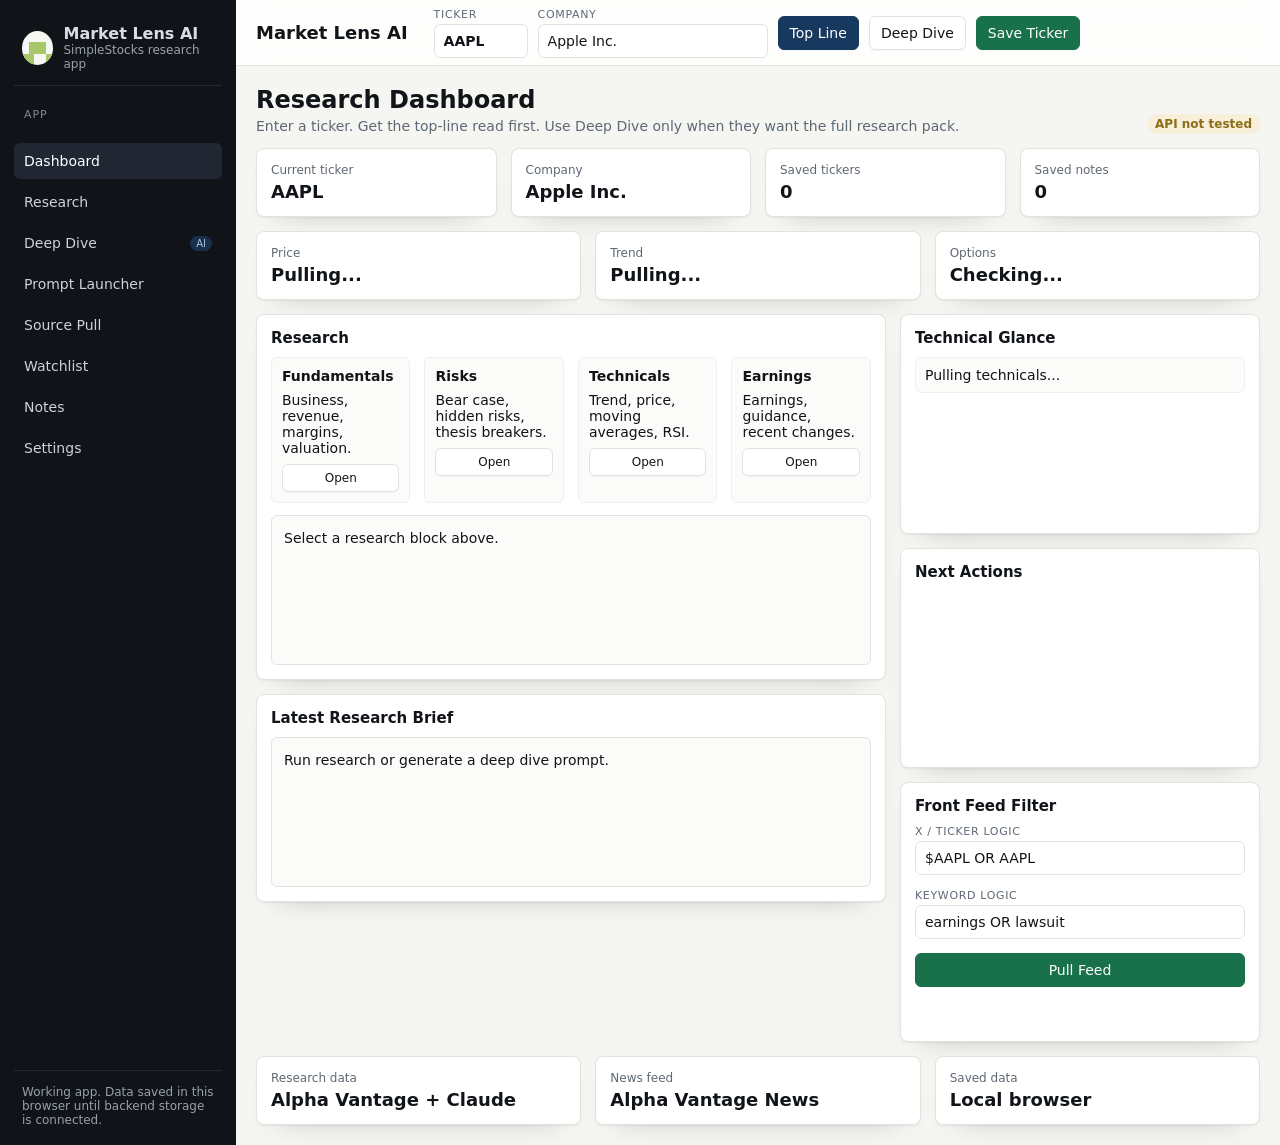
<file: index.html>
<!doctype html>
<html lang="en">
<head>
  <meta charset="utf-8">
  <meta name="viewport" content="width=device-width, initial-scale=1">
  <title>Market Lens AI</title>
  <style>
    :root {
      --bg:#f5f6f2; --panel:#fff; --ink:#111418; --muted:#5e6874;
      --line:#dfe4df; --line2:#edf0ec; --blue:#17395f; --green:#19714b;
      --red:#b43b31; --gold:#8b6d18; --soft-blue:#e8eef7;
      --soft-green:#e8f3ed; --soft-red:#f7e8e5; --soft-gold:#f7efd9;
      --shadow:0 1px 2px rgba(17,20,24,.05),0 14px 30px -24px rgba(17,20,24,.36);
      --radius:8px;
    }
    *{box-sizing:border-box}
    body{margin:0;background:var(--bg);color:var(--ink);font-family:Inter,ui-sans-serif,system-ui,-apple-system,BlinkMacSystemFont,"Segoe UI",Arial,sans-serif;font-size:14px}
    button,input,select,textarea{font:inherit}
    button{cursor:pointer}
    .app{display:grid;grid-template-columns:236px 1fr;min-height:100vh}
    .side{background:#101318;color:#d7dde4;padding:18px 14px;display:flex;flex-direction:column;gap:16px}
    .brand{display:flex;gap:10px;align-items:center;padding:6px 8px 14px;border-bottom:1px solid #252b35}
    .logo{width:34px;height:34px;border-radius:50%;background:#f6f7f2;position:relative;overflow:hidden}
    .logo:before,.logo:after{content:"";position:absolute;top:11px;width:12px;height:12px;background:#a8c76b}
    .logo:before{left:7px}.logo:after{right:7px;box-shadow:-12px 12px 0 #a8c76b,12px 12px 0 #a8c76b}
    .brand b{display:block;font-size:16px}.brand span{display:block;color:#9aa3ae;font-size:12px}
    .navtitle{font-size:11px;text-transform:uppercase;letter-spacing:.08em;color:#828c97;padding:6px 10px}
    .nav{display:grid;gap:5px}.nav button{border:0;background:transparent;color:#cdd3da;text-align:left;border-radius:6px;padding:10px;display:flex;justify-content:space-between;align-items:center}
    .nav button.active{background:#202733;color:white}.badge{font-size:10px;color:#a9c2df;background:#18304e;border-radius:999px;padding:2px 6px}
    .sidefoot{margin-top:auto;color:#97a1ad;font-size:12px;border-top:1px solid #252b35;padding:14px 8px 0}
    .main{min-width:0}.top{position:sticky;top:0;z-index:3;background:rgba(255,255,255,.86);backdrop-filter:blur(10px);height:66px;border-bottom:1px solid var(--line);display:flex;align-items:center;gap:10px;padding:10px 20px}
    .top h1{font-size:18px;margin:0 16px 0 0;white-space:nowrap}.field{display:grid;gap:3px}.field label{font-size:11px;color:var(--muted);text-transform:uppercase;letter-spacing:.06em}
    input,select,textarea{border:1px solid var(--line);border-radius:6px;background:white;color:var(--ink);padding:8px 9px;outline:none}
    textarea{line-height:1.45;resize:vertical}.ticker{width:94px;text-transform:uppercase;font-weight:800}.company{width:230px}.grow{flex:1}
    .btn{border:1px solid var(--line);background:#fff;color:var(--ink);border-radius:6px;padding:8px 11px;min-height:34px;display:inline-flex;gap:7px;align-items:center;justify-content:center;white-space:nowrap;box-shadow:0 1px 0 rgba(17,20,24,.03)}
    .btn.primary{background:var(--blue);border-color:var(--blue);color:white}.btn.green{background:var(--green);border-color:var(--green);color:white}.btn.red{background:var(--red);border-color:var(--red);color:white}.btn.small{min-height:28px;padding:5px 9px;font-size:12px}
    .content{padding:20px}.tab{display:none}.tab.active{display:block}.head{display:flex;justify-content:space-between;align-items:flex-end;gap:16px;margin-bottom:14px}.head h2{margin:0;font-size:24px}.sub{color:var(--muted);margin-top:4px;max-width:880px}
    .content{max-width:1680px;margin:0 auto;width:100%}.grid{display:grid;gap:14px}.cols2{grid-template-columns:repeat(2,minmax(0,1fr))}.cols3{grid-template-columns:repeat(3,minmax(0,1fr))}.cols4{grid-template-columns:repeat(4,minmax(0,1fr))}.split{grid-template-columns:390px 1fr}.dashgrid{grid-template-columns:minmax(0,1.9fr) minmax(360px,1fr);align-items:start}
    .panel{background:var(--panel);border:1px solid var(--line);border-radius:var(--radius);box-shadow:var(--shadow);min-width:0}.pad{padding:14px}.panel h3{font-size:15px;margin:0 0 10px}
    .metric span{display:block;color:var(--muted);font-size:12px}.metric b{display:block;margin-top:4px;font-size:18px}
    .pill{display:inline-flex;align-items:center;border-radius:999px;padding:3px 8px;font-size:12px;font-weight:800}.bull{color:var(--green);background:var(--soft-green)}.bear{color:var(--red);background:var(--soft-red)}.warn{color:var(--gold);background:var(--soft-gold)}.neutral{color:#555;background:#eee}
    table{width:100%;border-collapse:collapse}th,td{text-align:left;vertical-align:top;border-bottom:1px solid var(--line2);padding:9px 10px}th{font-size:11px;color:var(--muted);text-transform:uppercase;letter-spacing:.06em;background:#fbfcfa}tr:last-child td{border-bottom:0}
    .toolbar{display:flex;gap:8px;flex-wrap:wrap;align-items:center}.list{list-style:none;margin:0;padding:0;display:grid;gap:8px}.list li{border:1px solid var(--line2);background:#fbfcfa;border-radius:6px;padding:9px}
    .promptbox{width:100%;min-height:260px}.brief{min-height:150px;white-space:pre-wrap;border:1px solid var(--line);border-radius:6px;background:#fbfcfa;padding:12px;line-height:1.5}.brief.formatted{white-space:normal}.brief-section{border:1px solid var(--line2);border-radius:6px;background:#fff;margin:0 0 10px;padding:10px}.brief-section h4{margin:0 0 6px;font-size:14px}.brief-section p{margin:0 0 6px}.brief-section ul{margin:6px 0 0 18px;padding:0}
    .statusline{display:flex;gap:8px;align-items:center;flex-wrap:wrap}.mono{font-family:ui-monospace,SFMono-Regular,Menlo,Consolas,monospace}.toast{position:fixed;right:18px;bottom:18px;background:#111418;color:white;padding:11px 13px;border-radius:8px;opacity:0;transform:translateY(8px);transition:.2s;z-index:5}.toast.show{opacity:1;transform:translateY(0)}
    .quickcard{border:1px solid var(--line2);background:#fbfcfa;border-radius:6px;padding:10px;display:grid;gap:8px;align-content:start}.quickcard b{display:block}.compactbox{min-height:220px;max-height:330px;overflow:auto}.frontfeed{min-height:260px}.empty{color:var(--muted);padding:18px;text-align:center}.danger{color:var(--red);font-weight:800}.loading{position:relative;overflow:hidden}.loading:after{content:"";position:absolute;left:-40%;top:0;width:40%;height:100%;background:linear-gradient(90deg,transparent,rgba(23,57,95,.12),transparent);animation:sweep 1.1s infinite}@keyframes sweep{to{left:100%}}
    @media(max-width:1050px){.app{grid-template-columns:1fr}.side{position:sticky;top:0;z-index:4;display:block;padding:10px}.brand,.sidefoot,.navtitle{display:none}.nav{display:flex;overflow:auto}.nav button{white-space:nowrap}.top{height:auto;flex-wrap:wrap}.content{padding:14px}.cols2,.cols3,.cols4,.split,.dashgrid{grid-template-columns:1fr}.company{width:180px}}
  </style>
</head>
<body>
<div class="app">
  <aside class="side">
    <div class="brand"><div class="logo"></div><div><b>Market Lens AI</b><span>SimpleStocks research app</span></div></div>
    <div class="navtitle">App</div>
    <nav class="nav" id="nav">
      <button class="active" data-tab="dashboard">Dashboard</button>
      <button data-tab="research">Research</button>
      <button data-tab="deepdive">Deep Dive <span class="badge">AI</span></button>
      <button data-tab="launcher">Prompt Launcher</button>
      <button data-tab="sources">Source Pull</button>
      <button data-tab="watchlist">Watchlist</button>
      <button data-tab="notes">Notes</button>
      <button data-tab="settings">Settings</button>
    </nav>
    <div class="sidefoot">Working app. Data saved in this browser until backend storage is connected.</div>
  </aside>

  <main class="main">
    <header class="top">
      <h1>Market Lens AI</h1>
      <div class="field"><label>Ticker</label><input class="ticker" id="ticker" value="AAPL"></div>
      <div class="field"><label>Company</label><input class="company" id="company" value="Apple Inc."></div>
      <button class="btn primary" id="runResearch">Top Line</button>
      <button class="btn" id="topDeepDive">Deep Dive</button>
      <button class="btn green" id="saveTicker">Save Ticker</button>
      <div class="grow"></div>
    </header>

    <section class="content">
      <section class="tab active" id="dashboard">
        <div class="head"><div><h2>Research Dashboard</h2><div class="sub">Enter a ticker. Get the top-line read first. Use Deep Dive only when they want the full research pack.</div></div><span class="pill warn" id="apiStatus">API not tested</span></div>
        <div class="grid cols4">
          <div class="panel pad metric"><span>Current ticker</span><b id="dashTicker">AAPL</b></div>
          <div class="panel pad metric"><span>Company</span><b id="dashCompany">Apple Inc.</b></div>
          <div class="panel pad metric"><span>Saved tickers</span><b id="dashWatchCount">0</b></div>
          <div class="panel pad metric"><span>Saved notes</span><b id="dashNoteCount">0</b></div>
        </div>
        <div class="grid cols3" style="margin-top:14px">
          <div class="panel pad metric"><span>Price</span><b id="snapPrice">Pulling...</b></div>
          <div class="panel pad metric"><span>Trend</span><b id="snapTrend">Pulling...</b></div>
          <div class="panel pad metric"><span>Options</span><b id="snapOptions">Checking...</b></div>
        </div>
        <div class="grid dashgrid" style="margin-top:14px">
          <div class="grid">
            <div class="panel pad">
              <h3>Research</h3>
              <div class="grid cols4">
                <div class="quickcard"><b>Fundamentals</b><span>Business, revenue, margins, valuation.</span><button class="btn small" data-front-section="fundamentals">Open</button></div>
                <div class="quickcard"><b>Risks</b><span>Bear case, hidden risks, thesis breakers.</span><button class="btn small" data-front-section="risks">Open</button></div>
                <div class="quickcard"><b>Technicals</b><span>Trend, price, moving averages, RSI.</span><button class="btn small" data-front-section="technicals">Open</button></div>
                <div class="quickcard"><b>Earnings</b><span>Earnings, guidance, recent changes.</span><button class="btn small" data-front-section="earnings">Open</button></div>
              </div>
              <div class="brief formatted" id="frontSectionOutput" style="margin-top:12px">Select a research block above.</div>
            </div>
            <div class="panel pad"><h3>Latest Research Brief</h3><div class="brief formatted" id="latestBrief">Run research or generate a deep dive prompt.</div></div>
          </div>
          <div class="grid">
            <div class="panel pad compactbox">
              <h3>Technical Glance</h3>
              <ul class="list" id="technicalList"><li>Pulling technicals...</li></ul>
            </div>
            <div class="panel pad compactbox"><h3>Next Actions</h3><ul class="list" id="nextActionList"></ul></div>
            <div class="panel pad frontfeed">
              <h3>Front Feed Filter</h3>
              <div class="grid">
                <div class="field"><label>X / ticker logic</label><input id="frontFeedTicker" value="$AAPL OR AAPL"></div>
                <div class="field"><label>Keyword logic</label><input id="frontFeedKeyword" value="earnings OR lawsuit"></div>
                <button class="btn green" id="pullFrontFeed">Pull Feed</button>
                <ul class="list" id="frontFeedRows"></ul>
              </div>
            </div>
          </div>
        </div>
        <div class="grid cols3" style="margin-top:14px">
          <div class="panel pad metric"><span>Research data</span><b>Alpha Vantage + Claude</b></div>
          <div class="panel pad metric"><span>News feed</span><b>Alpha Vantage News</b></div>
          <div class="panel pad metric"><span>Saved data</span><b>Local browser</b></div>
        </div>
      </section>

      <section class="tab" id="research">
        <div class="head"><div><h2>Research Shortcuts</h2><div class="sub">Build one search query and open it in free tools your students already know.</div></div></div>
        <div class="grid">
          <div class="panel pad">
            <h3>Search Builder</h3>
            <div class="grid">
              <div class="grid cols3">
                <div class="field"><label>Main ticker / keyword</label><input id="shortcutMain" value="AAPL" placeholder="AAPL or AI chips"></div>
                <div class="field"><label>Join</label><select id="shortcutJoin"><option>AND</option><option>OR</option><option>NOT</option></select></div>
                <div class="field"><label>Second word optional</label><input id="shortcutSecond" value="earnings" placeholder="earnings, lawsuit, guidance"></div>
              </div>
              <div class="field"><label>Extra words optional</label><input id="shortcutExtra" value="" placeholder="China, AI, CEO, margins"></div>
              <div class="toolbar">
                <button class="btn" data-open-shortcut="x">X Search</button>
                <button class="btn" data-open-shortcut="yahoo">Yahoo Finance</button>
                <button class="btn" data-open-shortcut="finviz">Finviz</button>
              </div>
            </div>
          </div>
        </div>
      </section>

      <section class="tab" id="deepdive">
        <div class="head"><div><h2>Deep Dive</h2><div class="sub">Full research pack: business, industry, competitors, biggest bull, biggest bear, hidden risks, and final decision brief.</div></div><button class="btn primary" data-prompt="Full Deep Dive">Build Deep Dive</button></div>
        <div class="grid split">
          <div class="panel pad">
            <h3>Deep Dive Controls</h3>
            <div class="grid">
              <div class="field"><label>Deep dive question</label><textarea id="deepQuestion" rows="5">Do the full deep dive. Find the real business, competitors, hidden risks, strongest bull case, strongest bear case, weird overlooked articles, and final decision brief.</textarea></div>
              <div class="toolbar">
                <button class="btn small" data-prompt="Hidden Risks">Hidden Risks</button>
                <button class="btn small" data-prompt="Biggest Bull">Biggest Bull</button>
                <button class="btn small" data-prompt="Biggest Bear">Biggest Bear</button>
                <button class="btn small" data-prompt="Debate">Debate</button>
                <button class="btn small" data-prompt="Thesis Breaker">Thesis Breaker</button>
              </div>
            </div>
          </div>
          <div class="panel pad">
            <h3>Generated Prompt</h3>
            <textarea class="promptbox" id="deepPrompt"></textarea>
            <div class="toolbar" style="margin-top:10px">
              <button class="btn" id="copyDeepPrompt">Copy Prompt</button>
              <button class="btn primary" id="openDeepChatGPT">Open in ChatGPT</button>
              <button class="btn green" id="saveDeepPrompt">Save Prompt</button>
            </div>
          </div>
        </div>
      </section>

      <section class="tab" id="launcher">
        <div class="head"><div><h2>Prompt Launcher</h2><div class="sub">Reusable buttons that build complete prompts with the ticker, company, and current question.</div></div><button class="btn" id="copyLauncherPrompt">Copy Prompt</button></div>
        <div class="grid cols3">
          <div class="panel pad">
            <h3>Prompt Buttons</h3>
            <div class="grid">
              <button class="btn" data-prompt="Full Deep Dive">Deep Dive</button>
              <button class="btn" data-prompt="Industry Map">Industry Map</button>
              <button class="btn" data-prompt="Competitor Ranking">Competitor Ranking</button>
              <button class="btn" data-prompt="Hidden Risks">Hidden Risks</button>
              <button class="btn" data-prompt="Narrative Shift">Narrative Shift</button>
              <button class="btn" data-prompt="Final Decision Brief">Final Decision Brief</button>
            </div>
          </div>
          <div class="panel pad" style="grid-column:span 2">
            <h3>Prompt</h3>
            <textarea class="promptbox" id="launcherPrompt"></textarea>
            <div class="toolbar" style="margin-top:10px">
              <button class="btn primary" id="openLauncherChatGPT">Open in ChatGPT</button>
              <button class="btn green" id="saveLauncherPrompt">Save Prompt</button>
            </div>
          </div>
        </div>
      </section>

      <section class="tab" id="sources">
        <div class="head"><div><h2>Source Pull</h2><div class="sub">Working source inbox with saved items. Live Yahoo/Google/X pulling will use server-side functions so keys stay hidden.</div></div><button class="btn primary" id="pullSample">Pull Sample Feed</button></div>
        <div class="grid cols3">
          <div class="panel pad"><h3>Source Setup</h3><div class="grid"><div class="field"><label>Keyword filter</label><input id="keyword" value="AI servers accounting Nvidia"></div><div class="field"><label>Source</label><select id="sourceType"><option>Yahoo Finance</option><option>Google News</option><option>Alpha Vantage</option><option>X/Twitter BYOK</option></select></div><button class="btn green" id="saveSource">Save Source Rule</button></div></div>
          <div class="panel pad"><h3>Saved Source Rules</h3><ul class="list" id="sourceRules"></ul></div>
          <div class="panel pad"><h3>Routing</h3><ul class="list"><li>Save headline to ticker notes.</li><li>Attach item to deep dive.</li><li>Create next action when it matters.</li></ul></div>
        </div>
        <div class="panel" style="margin-top:14px;overflow:auto"><table><thead><tr><th>Time</th><th>Source</th><th>Ticker</th><th>Headline / Post</th><th>Sentiment</th><th>Why It Matters</th><th>Action</th></tr></thead><tbody id="feedRows"></tbody></table></div>
      </section>

      <section class="tab" id="watchlist">
        <div class="head"><div><h2>Watchlist</h2><div class="sub">Add one ticker or many. Use spaces or commas.</div></div><button class="btn primary" id="addWatch">Add Current Ticker</button></div>
        <div class="panel pad" style="margin-bottom:14px">
          <div class="grid cols2">
            <div class="field"><label>Add ticker(s)</label><input id="watchInput" value="AAPL MSFT NVDA"></div>
            <div class="field"><label>Default note</label><input id="watchNote" value="Added to research watchlist"></div>
          </div>
          <div class="toolbar" style="margin-top:10px"><button class="btn green" id="addWatchMany">Add Tickers</button></div>
        </div>
        <div class="panel" style="overflow:auto"><table><thead><tr><th>Ticker</th><th>Company</th><th>Category</th><th>Bias</th><th>Priority</th><th>Next Action</th><th>Notes</th><th></th></tr></thead><tbody id="watchRows"></tbody></table></div>
      </section>

      <section class="tab" id="notes">
        <div class="head"><div><h2>Notes</h2><div class="sub">Ticker notebook, thesis tracker, prompts, and to-dos.</div></div></div>
        <div class="grid cols2">
          <div class="panel pad">
            <h3 id="noteFormTitle">New Note</h3>
            <div class="grid">
              <input type="hidden" id="editNoteId">
              <div class="field"><label>Note type</label><select id="noteType"><option>Thesis</option><option>Risk</option><option>Headline</option><option>Prompt</option><option>Research</option><option>Next Action</option><option>To Do</option></select></div>
              <div class="grid cols2">
                <div class="field"><label>Action date</label><input type="date" id="actionDate"></div>
                <div class="field"><label>Due date</label><input type="date" id="dueDate"></div>
              </div>
              <div class="field"><label>Note</label><textarea id="noteText" rows="9">Waiting for evidence that backlog converts into clean revenue and better margins.</textarea></div>
              <div class="toolbar"><button class="btn primary" id="saveNote">Save Note</button><button class="btn" id="newNote">New</button></div>
            </div>
          </div>
          <div class="panel pad">
            <div class="statusline" style="justify-content:space-between;margin-bottom:10px">
              <h3 style="margin:0">Saved Notes</h3>
              <select id="noteFilter"><option>All</option><option>Research</option><option>Thesis</option><option>Risk</option><option>Headline</option><option>Prompt</option><option>Next Action</option><option>To Do</option><option>Overdue</option><option>Due Today</option><option>Upcoming</option></select>
            </div>
            <ul class="list" id="noteList"></ul>
          </div>
        </div>
      </section>

      <section class="tab" id="settings">
        <div class="head"><div><h2>Settings</h2><div class="sub">No secrets are stored in this frontend. Backend functions will read env vars from Netlify.</div></div></div>
        <div class="grid cols2">
          <div class="panel pad"><h3>Backend Endpoints</h3><div class="grid"><div class="field"><label>Research function</label><input id="researchEndpoint" value="https://jazzy-starlight-0a9a95.netlify.app/.netlify/functions/stock-research"></div><button class="btn" id="testResearchEndpoint">Test Research Endpoint</button></div></div>
          <div class="panel pad"><h3>Workbook</h3><div class="toolbar"><button class="btn" id="exportData">Export JSON</button><button class="btn red" id="clearData">Clear Local Data</button></div><div class="brief" id="settingsOut" style="margin-top:10px">Ready.</div></div>
        </div>
      </section>
    </section>
  </main>
</div>
<div class="toast" id="toast"></div>

<script>
const STORE_KEY = "marketLensAI.v1";
const defaultState = { watchlist: [], notes: [], prompts: [], sources: [], feed: [], frontFeed: [], latestBrief: "", snapshot: null };
const COMPANY_BY_TICKER = {
  AAPL:"Apple Inc.", MSFT:"Microsoft Corp.", NVDA:"NVIDIA Corp.", SMCI:"Super Micro Computer",
  TSLA:"Tesla, Inc.", META:"Meta Platforms", AMZN:"Amazon.com, Inc.", GOOGL:"Alphabet Inc.",
  AMD:"Advanced Micro Devices", AVGO:"Broadcom Inc.", SPY:"SPDR S&P 500 ETF", QQQ:"Invesco QQQ Trust"
};
const prompts = {
    "Top Line": "Give me the top-line market research read on {ticker} ({company}). Keep it concise. Cover: what the company does, why the stock matters now, biggest bull case, biggest bear case, biggest risk, what changed recently, and what to watch next.",
    "Full Deep Dive": "Do a deep dive on {ticker} ({company}). Research the real business, industry structure, competitors, market rank, strongest bull case, strongest bear case, hidden risks, recent narrative shift, overlooked articles, and what would break the thesis. End with a clean decision brief: what matters, what is noise, what to watch next, and what would make me walk away. Research question: {question}",
  "Industry Map": "Map the industry for {ticker} ({company}). Identify direct competitors, indirect competitors, suppliers, customers, substitutes, and market structure. Rank {ticker} as leader, challenger, niche player, or vulnerable incumbent. Explain what it wins on and where it is weak.",
  "Competitor Ranking": "Compare {ticker} ({company}) to its top competitors using revenue growth, margins, market cap, valuation, balance sheet, stock performance, customer concentration, and narrative strength. Give me a ranked peer table and a plain-English conclusion.",
  "Hidden Risks": "Find overlooked, non-obvious, or under-discussed risks for {ticker} ({company}). Look for lawsuits, supplier issues, customer concentration, accounting concerns, insider activity, regulatory risk, short reports, niche industry coverage, and technical blogs. Summarize what matters and why investors may be missing it.",
  "Biggest Bull": "Find the strongest bullish argument for {ticker} ({company}). Identify who is making that argument, the evidence they use, the assumptions that must be true, and what would prove them wrong.",
  "Biggest Bear": "Find the strongest bearish argument for {ticker} ({company}). Identify who is making that argument, the evidence they use, the assumptions that must be true, and what would prove them wrong.",
  "Debate": "Create a debate between the strongest bull and strongest bear on {ticker} ({company}). Make both sides intelligent. No strawman arguments. End with the three facts that matter most.",
  "Thesis Breaker": "I am considering owning or watching {ticker} ({company}). Attack the thesis. Find the weakest assumptions, hidden risks, crowded beliefs, valuation problems, business risks, and possible catalysts that could break the story.",
  "Narrative Shift": "Summarize how the market narrative around {ticker} ({company}) changed over the last 3, 6, and 12 months. What used to matter? What matters now? What could matter next?",
  "Final Decision Brief": "Turn the research on {ticker} ({company}) into a clean market decision brief: what matters, what is noise, what I need to watch next, what would make me interested, and what would make me walk away."
};
let state = loadState();
let researchBusy = false;
let loadingTimer = null;

function $(id){ return document.getElementById(id); }
function loadState(){ try { return { ...defaultState, ...(JSON.parse(localStorage.getItem(STORE_KEY)) || {}) }; } catch(_) { return { ...defaultState }; } }
function saveState(){ localStorage.setItem(STORE_KEY, JSON.stringify(state)); renderAll(); }
function toast(msg){ const el=$("toast"); el.textContent=msg; el.classList.add("show"); setTimeout(()=>el.classList.remove("show"),1800); }
function setHtml(id, text){ const el=$(id); el.classList.add("formatted"); el.innerHTML=formatBrief(text); }
function setLoading(on, msg){
  researchBusy=on;
  ["runResearch","runResearch2","testResearchEndpoint"].forEach(id=>{ if($(id)) $(id).disabled=on; });
  if(on){
    $("apiStatus").textContent=msg || "Working";
    $("apiStatus").className="pill warn";
    $("latestBrief").classList.add("loading");
  } else {
    $("latestBrief").classList.remove("loading");
    if(loadingTimer) clearInterval(loadingTimer);
    loadingTimer=null;
  }
}
function context(){
  return {
    ticker: ($("ticker").value || "AAPL").trim().toUpperCase(),
    company: ($("company").value || "the company").trim(),
    question: (($("deepQuestion") || {}).value || $("researchQuestion").value || "What matters before putting money to work?").trim()
  };
}
function buildPrompt(kind){
  const c=context();
  const text=(prompts[kind] || prompts["Full Deep Dive"])
    .replaceAll("{ticker}", c.ticker).replaceAll("{company}", c.company)
    .replaceAll("{question}", c.question);
  if($("deepPrompt")) $("deepPrompt").value=text;
  if($("launcherPrompt")) $("launcherPrompt").value=text;
  state.latestBrief = text;
  renderDashboard();
  toast(kind + " prompt ready");
  return text;
}
async function copyText(text){ try { await navigator.clipboard.writeText(text); toast("Copied"); } catch(_) { toast("Copy blocked by browser"); } }
function openChatGPT(text){ window.open("https://chatgpt.com/?q=" + encodeURIComponent(text), "_blank"); }
function shortcutContext(){
  const main=($("shortcutMain")?.value || $("ticker").value || "").trim();
  const join=($("shortcutJoin")?.value || "AND").trim();
  const second=($("shortcutSecond")?.value || "").trim();
  const extra=($("shortcutExtra")?.value || "").trim();
  let query=main;
  if(second){
    if(join==="NOT") query=`${main} -${second}`;
    else query=`${main} ${join} ${second}`;
  }
  if(extra) query=`${query} ${extra}`;
  const ticker=(main.match(/[A-Za-z.]{1,8}/)?.[0] || $("ticker").value || "").toUpperCase();
  return { main, join, second, extra, query: query.trim(), ticker };
}
function shortcutUrls(){
  const c=shortcutContext();
  const xQuery=c.query;
  return {
    x: { label:"X Search", url:`https://x.com/search?q=${encodeURIComponent(xQuery)}&src=typed_query&f=live`, note:"Live X search for the query." },
    yahoo: { label:"Yahoo Finance", url:`https://finance.yahoo.com/quote/${encodeURIComponent(c.ticker)}/`, note:"Ticker quote, news, financials, analysis." },
    finviz: { label:"Finviz", url:`https://finviz.com/quote.ashx?t=${encodeURIComponent(c.ticker)}`, note:"Charts, news, valuation, ownership, technical snapshot." }
  };
}
function openShortcut(site){
  const item=shortcutUrls()[site];
  if(!item?.url) return;
  window.open(item.url, "_blank", "noopener,noreferrer");
}
async function runResearch(){
  if(researchBusy){ toast("Already working"); return; }
  const c=context();
  const endpoint=$("researchEndpoint").value.trim();
  const stages=["Working on " + c.ticker,"Pulling Alpha Vantage data","Sending brief to Claude","Formatting result"];
  let stage=0;
  setLoading(true, stages[0]);
  $("latestBrief").textContent=stages[0] + "...";
  loadingTimer=setInterval(()=>{ stage=Math.min(stage+1,stages.length-1); $("apiStatus").textContent=stages[stage]; $("latestBrief").textContent=stages[stage] + "..."; }, 1800);
  try{
    const res=await fetch(endpoint,{method:"POST",headers:{"Content-Type":"application/json"},body:JSON.stringify({ticker:c.ticker,question:$("researchQuestion").value})});
    const data=await res.json();
    const text=data.research && data.research !== "Analysis failed" ? data.research : "Research endpoint responded, but AI analysis failed. Backend env/API config needs repair before this becomes live AI output.";
    state.latestBrief=text;
    const last=state.notes[0];
    if(!(last && last.ticker===c.ticker && last.type==="Research" && last.text===text)){
      state.notes.unshift({id:Date.now(),ticker:c.ticker,type:"Research",text,created:new Date().toLocaleString(),actionDate:"",dueDate:"",done:false});
    }
    saveState();
    $("apiStatus").textContent=data.research === "Analysis failed" ? "API needs config" : "API live";
    $("apiStatus").className=data.research === "Analysis failed" ? "pill warn" : "pill bull";
  }catch(err){
    $("latestBrief").textContent="Research failed: " + err.message;
    $("apiStatus").textContent="API failed";
    $("apiStatus").className="pill bear";
  } finally {
    setLoading(false);
  }
}
async function loadMarketSnapshot(){
  const c=context();
  $("snapPrice").textContent="Pulling...";
  $("snapTrend").textContent="Pulling...";
  $("snapOptions").textContent="Checking...";
  $("technicalList").innerHTML="<li>Pulling technicals...</li>";
  try{
    const url=`https://jazzy-starlight-0a9a95.netlify.app/.netlify/functions/market-snapshot?ticker=${encodeURIComponent(c.ticker)}`;
    const res=await fetch(url);
    const data=await res.json();
    if(!res.ok) throw new Error(data.error || "Snapshot failed");
    state.snapshot=data;
    if(data.company && data.company !== c.ticker) $("company").value=data.company;
    saveState();
  }catch(err){
    state.snapshot={error:err.message};
    renderSnapshot();
  }
}
function addWatch(){
  const c=context();
  const existing=state.watchlist.find(x=>x.ticker===c.ticker);
  if(existing){ existing.company=c.company; existing.updated=new Date().toLocaleString(); }
  else state.watchlist.unshift({id:Date.now(),ticker:c.ticker,company:c.company,category:"Deep dive",bias:"Mixed",priority:"High",next:"Review this week",notes:"Added from Market Lens AI",created:new Date().toLocaleString()});
  saveState(); toast("Ticker saved");
}
function addWatchTickers(){
  const raw=$("watchInput").value.trim();
  if(!raw){ toast("Enter ticker(s)"); return; }
  const tickers=Array.from(new Set(raw.split(/[,\s]+/).map(t=>t.trim().toUpperCase()).filter(Boolean)));
  tickers.forEach(ticker=>{
    const existing=state.watchlist.find(x=>x.ticker===ticker);
    const company=COMPANY_BY_TICKER[ticker] || "";
    if(existing){ existing.updated=new Date().toLocaleString(); if(company) existing.company=company; }
    else state.watchlist.unshift({id:Date.now()+Math.random(),ticker,company,category:"Watch",bias:"",priority:"",next:"",notes:$("watchNote").value,created:new Date().toLocaleString()});
  });
  saveState(); toast("Watchlist updated");
}
function saveNote(type,text){
  const c=context();
  const id=$("editNoteId").value;
  const note={id:id || Date.now(),ticker:c.ticker,type:type || $("noteType").value,text:text || $("noteText").value,created:new Date().toLocaleString(),updated:new Date().toLocaleString(),actionDate:$("actionDate")?.value || "",dueDate:$("dueDate")?.value || "",done:false};
  if(id){
    state.notes=state.notes.map(n=>String(n.id)===String(id) ? {...n,...note,created:n.created} : n);
    toast("Note updated");
  } else {
    state.notes.unshift(note);
    toast("Note saved");
  }
  resetNoteForm(false);
  saveState();
}
function savePrompt(text){
  saveNote("Prompt", text);
  state.prompts.unshift({id:Date.now(),ticker:context().ticker,text,created:new Date().toLocaleString()});
  saveState();
}
function pullSampleFeed(){
  const c=context();
  state.feed=[
    {id:1,time:"9:55 AM",source:"Yahoo Finance",ticker:c.ticker,headline:`${c.ticker} earnings chatter picks up as analysts revisit AI demand`,sent:"Bullish",why:"Matches ticker and earnings keyword. Useful for research, not a signal."},
    {id:2,time:"9:41 AM",source:"Google News",ticker:c.ticker,headline:`${c.ticker} lawsuit and regulatory headlines draw investor attention`,sent:"Bearish",why:"Matches ticker and lawsuit keyword. Route to hidden risks."},
    {id:3,time:"9:28 AM",source:"X.com / tracked source",ticker:c.ticker,headline:`$${c.ticker} mentioned in market stream as narrative heat builds`,sent:"Neutral",why:"Useful as market narrative, not evidence by itself."},
    {id:4,time:"9:12 AM",source:"Alpha Vantage",ticker:c.ticker,headline:`${c.ticker} fundamentals update available from company overview data`,sent:"Neutral",why:"Good input for Top Line research."}
  ];
  saveState(); toast("Sample source feed loaded");
}
function pullFrontFeed(){
  const c=context();
  const tickerLogic=$("frontFeedTicker").value.trim() || c.ticker;
  const keywordLogic=$("frontFeedKeyword").value.trim();
  const tickers=parseLogicTerms(tickerLogic).map(t=>t.replace(/^\$/,"").toUpperCase());
  const keywords=parseLogicTerms(keywordLogic).map(t=>t.toLowerCase());
  const base=[
    {id:Date.now()+1,time:"Now",source:"X.com",ticker:c.ticker,headline:`$${c.ticker} thread mentions earnings setup and market reaction`,sent:"Neutral",why:"Matched ticker logic and earnings keyword."},
    {id:Date.now()+2,time:"Now",source:"Yahoo Finance",ticker:c.ticker,headline:`${c.company} latest news: earnings, analyst notes, and valuation context`,sent:"Neutral",why:"Matched company/ticker news query."},
    {id:Date.now()+3,time:"Now",source:"Google News",ticker:c.ticker,headline:`${c.ticker} lawsuit risk and regulatory headlines to review`,sent:"Bearish",why:"Matched risk keyword. Save to hidden-risk notes if relevant."},
    {id:Date.now()+4,time:"Now",source:"X.com",ticker:c.ticker,headline:`Traders discussing ${c.ticker} after fresh headline flow`,sent:"Neutral",why:"Matched ticker logic. Needs verification before acting."}
  ];
  state.frontFeed=base.filter(item=>{
    const hay=(item.headline+" "+item.ticker).toLowerCase();
    const tickerOk=!tickers.length || tickers.some(t=>hay.includes(t.toLowerCase()));
    const keywordOk=!keywords.length || keywords.some(k=>hay.includes(k));
    return tickerOk && keywordOk;
  });
  if(!state.frontFeed.length) state.frontFeed=base.slice(0,2).map(x=>({...x,why:"No exact sample match yet. Showing closest placeholder result."}));
  saveState();
  toast("Feed pulled");
}
async function pullLiveFrontFeed(){
  const c=context();
  const tickerTerms=parseLogicTerms($("frontFeedTicker").value || c.ticker).map(t=>t.replace(/^\$/,"").toUpperCase());
  const ticker=tickerTerms.find(t=>/^[A-Z.]{1,8}$/.test(t)) || c.ticker;
  const keyword=$("frontFeedKeyword").value.trim();
  $("frontFeedRows").innerHTML=`<li class="loading">Pulling real headlines for ${ticker}...</li>`;
  try{
    const url=`https://jazzy-starlight-0a9a95.netlify.app/.netlify/functions/news-feed?ticker=${encodeURIComponent(ticker)}&keyword=${encodeURIComponent(keyword)}&limit=12`;
    const res=await fetch(url);
    const data=await res.json();
    if(!res.ok) throw new Error(data.error || "Feed request failed");
    state.frontFeed=(data.items || []).map(item=>({...item,id:item.id || Date.now()+Math.random()}));
    if(!state.frontFeed.length){
      state.frontFeed=[{id:Date.now(),time:"Now",source:"Alpha Vantage",ticker,headline:"No matching headlines returned for that keyword filter.",sent:"Neutral",sentiment:"Neutral",why:"Try a broader keyword like earnings, lawsuit, guidance, AI, China, demand.",url:""}];
    }
    saveState();
    toast("Live headlines pulled");
  }catch(err){
    $("frontFeedRows").innerHTML=`<li><b>Feed failed:</b> ${escapeHtml(err.message)}</li>`;
    toast("Feed failed");
  }
}
function parseLogicTerms(value){
  return String(value || "").split(/\s+OR\s+|,|\s+/i).map(x=>x.trim()).filter(x=>x && x.toUpperCase()!=="OR");
}
function renderDashboard(){
  const c=context();
  $("dashTicker").textContent=c.ticker; $("dashCompany").textContent=c.company;
  $("dashWatchCount").textContent=state.watchlist.length; $("dashNoteCount").textContent=state.notes.length;
  if(state.latestBrief) setHtml("latestBrief", state.latestBrief); else $("latestBrief").textContent="Run research or generate a deep dive prompt.";
  const actions=state.notes.filter(n=>(n.type==="Next Action" || n.type==="To Do") && !n.done).sort(sortByDate).slice(0,5);
  $("nextActionList").innerHTML=actions.length ? actions.map(n=>`<li><div class="statusline"><b>${n.ticker}</b><span class="pill neutral">${n.type}</span>${n.dueDate ? `<span>Due ${n.dueDate}</span>` : ""}<button class="btn small" data-open-note="${n.id}">Open</button></div><div style="margin-top:6px">${escapeHtml(n.text)}</div></li>`).join("") : `<li>No actions due.</li>`;
  renderSnapshot();
  renderFrontSection("technicals", false);
}
function renderSnapshot(){
  const s=state.snapshot;
  if(!s || s.error){
    $("snapPrice").textContent=s?.error ? "Unavailable" : "Pulling...";
    $("snapTrend").textContent=s?.error ? "Unavailable" : "Pulling...";
    $("snapOptions").textContent=s?.error ? "Unavailable" : "Checking...";
    $("technicalList").innerHTML=`<li>${escapeHtml(s?.error || "Pulling technicals...")}</li>`;
    return;
  }
  $("snapPrice").textContent=s.snapshot?.price ? `$${Number(s.snapshot.price).toFixed(2)}` : "N/A";
  $("snapTrend").textContent=s.technical?.trend || "N/A";
  $("snapOptions").textContent=s.options ? s.options.read : "N/A";
  const rows=[
    ["50-day SMA", s.technical?.sma50 ? `$${Number(s.technical.sma50).toFixed(2)}` : "N/A"],
    ["200-day SMA", s.technical?.sma200 ? `$${Number(s.technical.sma200).toFixed(2)}` : "N/A"],
    ["RSI 14", s.technical?.rsi14 ? Number(s.technical.rsi14).toFixed(1) : "N/A"],
    ["Price vs 50-day", s.technical?.priceVs50 !== null && s.technical?.priceVs50 !== undefined ? `${s.technical.priceVs50.toFixed(1)}%` : "N/A"],
    ["Price vs 200-day", s.technical?.priceVs200 !== null && s.technical?.priceVs200 !== undefined ? `${s.technical.priceVs200.toFixed(1)}%` : "N/A"],
    ["Analyst target", s.snapshot?.analystTarget ? `$${Number(s.snapshot.analystTarget).toFixed(2)}` : "N/A"],
    ["Market cap", s.snapshot?.marketCap || "N/A"]
  ];
  if(s.options){
    rows.push(["Options exp.", s.options.expiration || "N/A"]);
    rows.push(["Put/call vol", s.options.putCallVolumeRatio !== null ? Number(s.options.putCallVolumeRatio).toFixed(2) : "N/A"]);
  }
  $("technicalList").innerHTML=rows.map(([k,v])=>`<li><b>${k}:</b> ${v}</li>`).join("");
}
function renderFrontSection(kind, announce=true){
  const s=state.snapshot;
  const c=context();
  const fallback=`Run Top Line to fill this section for ${c.ticker}.`;
  let title="Technicals", lines=[];
  if(kind==="fundamentals"){
    title="Fundamentals";
    lines=[
      ["Company", c.company],
      ["Market cap", s?.snapshot?.marketCap || "N/A"],
      ["P/E", s?.snapshot?.peRatio || "N/A"],
      ["Analyst target", s?.snapshot?.analystTarget ? `$${Number(s.snapshot.analystTarget).toFixed(2)}` : "N/A"],
      ["Research note", fallback]
    ];
  } else if(kind==="risks"){
    title="Risks";
    lines=[
      ["Risk note", "Use Top Line or Deep Dive to generate the current risk read."],
      ["Beta", s?.snapshot?.beta || "N/A"],
      ["RSI", s?.technical?.rsi14 ? Number(s.technical.rsi14).toFixed(1) : "N/A"],
      ["Technical risk", s?.technical?.rsi14 > 70 ? "RSI is elevated." : "No elevated RSI flag."]
    ];
  } else if(kind==="earnings"){
    title="Earnings";
    lines=[
      ["Earnings note", "Use Top Line or the Earnings focus in Research for the written earnings read."],
      ["Recent changes", "Saved research briefs will provide the narrative here."],
      ["News feed", "Use Pull Feed with keyword earnings."]
    ];
  } else {
    title="Technicals";
    lines=[
      ["Price", s?.snapshot?.price ? `$${Number(s.snapshot.price).toFixed(2)}` : "N/A"],
      ["Trend", s?.technical?.trend || "N/A"],
      ["Price comment", s?.technical?.priceVs50 !== null && s?.technical?.priceVs50 !== undefined ? `${c.ticker} is ${s.technical.priceVs50.toFixed(1)}% vs the 50-day SMA.` : "N/A"],
      ["Trend comment", s?.technical?.priceVs200 !== null && s?.technical?.priceVs200 !== undefined ? `${c.ticker} is ${s.technical.priceVs200.toFixed(1)}% vs the 200-day SMA.` : "N/A"],
      ["50-day SMA", s?.technical?.sma50 ? `$${Number(s.technical.sma50).toFixed(2)}` : "N/A"],
      ["200-day SMA", s?.technical?.sma200 ? `$${Number(s.technical.sma200).toFixed(2)}` : "N/A"],
      ["RSI 14", s?.technical?.rsi14 ? Number(s.technical.rsi14).toFixed(1) : "N/A"]
    ];
  }
  $("frontSectionOutput").innerHTML=`<div class="brief-section"><h4>${title}</h4><ul>${lines.map(([k,v])=>`<li><b>${k}:</b> ${escapeHtml(v)}</li>`).join("")}</ul></div>`;
  if(announce) toast(title);
}
function renderWatchlist(){
  $("watchRows").innerHTML=state.watchlist.length ? state.watchlist.map(w=>`<tr><td class="mono">${w.ticker}</td><td>${escapeHtml(w.company)}</td><td>${w.category}</td><td>${w.bias}</td><td>${w.priority}</td><td>${escapeHtml(w.next)}</td><td>${escapeHtml(w.notes)}</td><td><button class="btn small red" data-del-watch="${w.id}">Delete</button></td></tr>`).join("") : `<tr><td colspan="8" class="empty">No saved tickers yet.</td></tr>`;
}
function renderNotes(){
  const notes=filteredNotes();
  $("noteList").innerHTML=notes.length ? notes.slice(0,40).map(n=>`<li id="note-${n.id}"><div class="statusline"><b class="mono">${n.ticker}</b><span class="pill neutral">${n.type}</span>${n.actionDate ? `<span>Action ${n.actionDate}</span>` : ""}${n.dueDate ? `<span>Due ${n.dueDate}</span>` : ""}<span>${n.created}</span><button class="btn small" data-edit-note="${n.id}">Edit</button>${(n.type==="Next Action"||n.type==="To Do") ? `<button class="btn small green" data-done-note="${n.id}">Done</button>` : ""}<button class="btn small red" data-del-note="${n.id}">Delete</button></div><div style="margin-top:6px;white-space:pre-wrap">${escapeHtml(n.text)}</div></li>`).join("") : `<li>No notes saved yet.</li>`;
}
function renderSources(){
  $("sourceRules").innerHTML=state.sources.length ? state.sources.map(s=>`<li><b>${s.source}</b>: ${escapeHtml(s.keyword)} <button class="btn small red" data-del-source="${s.id}">Delete</button></li>`).join("") : `<li>No source rules saved.</li>`;
  $("feedRows").innerHTML=state.feed.length ? state.feed.map(f=>`<tr><td>${f.time}</td><td>${f.source}</td><td class="mono">${f.ticker}</td><td>${escapeHtml(f.headline)}</td><td><span class="pill ${f.sent==="Bullish"?"bull":f.sent==="Bearish"?"bear":"neutral"}">${f.sent}</span></td><td>${escapeHtml(f.why)}</td><td><button class="btn small" data-save-feed="${f.id}">Save</button></td></tr>`).join("") : `<tr><td colspan="7" class="empty">No feed items yet.</td></tr>`;
  $("frontFeedRows").innerHTML=state.frontFeed.length ? state.frontFeed.map(f=>{
    const sentiment=f.sentiment || f.sent || "Neutral";
    const cls=sentiment==="Bullish"?"bull":sentiment==="Bearish"?"bear":"neutral";
    const link=f.url ? `<a href="${escapeHtml(f.url)}" target="_blank" rel="noopener">Open</a>` : "";
    return `<li><div class="statusline"><b>${escapeHtml(f.source)}</b><span class="mono">${escapeHtml(f.ticker)}</span><span>${escapeHtml(f.time || "")}</span><span class="pill ${cls}">${escapeHtml(sentiment)}</span>${link}<button class="btn small" data-save-front-feed="${f.id}">Save</button></div><div style="margin-top:6px">${escapeHtml(f.headline)}</div><div class="sub">${escapeHtml(f.why || f.summary || "")}</div></li>`;
  }).join("") : `<li>No feed pulled yet.</li>`;
}
function renderAll(){ renderDashboard(); renderWatchlist(); renderNotes(); renderSources(); }
function escapeHtml(s){ return String(s ?? "").replace(/[&<>"']/g,m=>({"&":"&amp;","<":"&lt;",">":"&gt;","\"":"&quot;","'":"&#039;"}[m])); }
function filteredNotes(){
  const f=$("noteFilter")?.value || "All";
  const today=new Date().toISOString().slice(0,10);
  const upcoming=new Date(); upcoming.setDate(upcoming.getDate()+14);
  const up=upcoming.toISOString().slice(0,10);
  return state.notes.filter(n=>{
    if(f==="All") return true;
    if(f==="Overdue") return n.dueDate && n.dueDate < today && !n.done;
    if(f==="Due Today") return n.dueDate===today && !n.done;
    if(f==="Upcoming") return n.dueDate && n.dueDate>=today && n.dueDate<=up && !n.done;
    return n.type===f;
  });
}
function sortByDate(a,b){ return (a.dueDate || a.actionDate || "9999-12-31").localeCompare(b.dueDate || b.actionDate || "9999-12-31"); }
function resetNoteForm(clearText=true){
  $("editNoteId").value="";
  $("noteFormTitle").textContent="New Note";
  if(clearText) $("noteText").value="";
  $("actionDate").value="";
  $("dueDate").value="";
}
function openNote(id){
  document.querySelector("[data-tab='notes']").click();
  setTimeout(()=>{ const el=document.getElementById("note-"+id); if(el){ el.scrollIntoView({behavior:"smooth",block:"center"}); el.style.outline="2px solid var(--blue)"; setTimeout(()=>el.style.outline="",1600); } }, 50);
}
function editNote(id){
  const n=state.notes.find(x=>String(x.id)===String(id));
  if(!n) return;
  document.querySelector("[data-tab='notes']").click();
  $("editNoteId").value=n.id;
  $("noteFormTitle").textContent="Edit Note";
  $("noteType").value=n.type;
  $("noteText").value=n.text;
  $("actionDate").value=n.actionDate || "";
  $("dueDate").value=n.dueDate || "";
}
function formatBrief(text){
  const clean=String(text || "").replace(/\*\*/g,"").replace(/^#\s*/gm,"").trim();
  if(!clean) return "No research run yet.";
  const lines=clean.split(/\n+/).map(x=>x.trim()).filter(Boolean);
  let html="", currentTitle="Top Line", body=[];
  const flush=()=>{ if(!body.length) return; html+=`<div class="brief-section"><h4>${escapeHtml(currentTitle)}</h4>${bodyToHtml(body)}</div>`; body=[]; };
  for(const line of lines){
    const section=line.match(/^(What the Company Does|How It Makes Money|Industry.*|Bull Case|Bear Case|Hidden Risks|What Changed Recently|Final Decision Brief|Key Watch Items|Top Line|Watch Next)/i);
    if(section){ flush(); currentTitle=section[1]; const rest=line.replace(section[0],"").replace(/^[:\-\s]+/,""); if(rest) body.push(rest); }
    else body.push(line.replace(/^[-*]\s*/,""));
  }
  flush();
  return html || `<div class="brief-section"><h4>Top Line</h4><p>${escapeHtml(clean)}</p></div>`;
}
function bodyToHtml(lines){
  const list=lines.filter(x=>/^[-*]\s*/.test(x));
  if(list.length===lines.length) return `<ul>${lines.map(x=>`<li>${escapeHtml(x.replace(/^[-*]\s*/,""))}</li>`).join("")}</ul>`;
  return lines.map(x=>`<p>${escapeHtml(x)}</p>`).join("");
}

$("nav").addEventListener("click",e=>{ const b=e.target.closest("button[data-tab]"); if(!b)return; document.querySelectorAll(".nav button").forEach(x=>x.classList.remove("active")); b.classList.add("active"); document.querySelectorAll(".tab").forEach(x=>x.classList.remove("active")); $(b.dataset.tab).classList.add("active"); });
document.addEventListener("click",e=>{
  const p=e.target.closest("[data-prompt]"); if(p) buildPrompt(p.dataset.prompt);
  const dw=e.target.closest("[data-del-watch]"); if(dw){ state.watchlist=state.watchlist.filter(x=>String(x.id)!==dw.dataset.delWatch); saveState(); }
  const dn=e.target.closest("[data-del-note]"); if(dn){ state.notes=state.notes.filter(x=>String(x.id)!==dn.dataset.delNote); saveState(); }
  const en=e.target.closest("[data-edit-note]"); if(en) editNote(en.dataset.editNote);
  const on=e.target.closest("[data-open-note]"); if(on) openNote(on.dataset.openNote);
  const done=e.target.closest("[data-done-note]"); if(done){ state.notes=state.notes.map(n=>String(n.id)===done.dataset.doneNote ? {...n,done:true} : n); saveState(); }
  const ds=e.target.closest("[data-del-source]"); if(ds){ state.sources=state.sources.filter(x=>String(x.id)!==ds.dataset.delSource); saveState(); }
  const sf=e.target.closest("[data-save-feed]"); if(sf){ const item=state.feed.find(x=>String(x.id)===sf.dataset.saveFeed); if(item) saveNote("Headline", item.source + ": " + item.headline + "\nWhy it matters: " + item.why); }
  const sff=e.target.closest("[data-save-front-feed]"); if(sff){ const item=state.frontFeed.find(x=>String(x.id)===sff.dataset.saveFrontFeed); if(item) saveNote("Headline", item.source + ": " + item.headline + (item.url ? "\nLink: " + item.url : "") + "\nWhy it matters: " + (item.why || item.summary || "")); }
  const shortcut=e.target.closest("[data-open-shortcut]"); if(shortcut) openShortcut(shortcut.dataset.openShortcut);
  const fs=e.target.closest("[data-front-section]"); if(fs) renderFrontSection(fs.dataset.frontSection);
});
$("runResearch").onclick=runResearch; $("testResearchEndpoint").onclick=runResearch; $("runResearchCard").onclick=runResearch;
$("topDeepDive").onclick=()=>{ document.querySelector("[data-tab='deepdive']").click(); buildPrompt("Full Deep Dive"); };
$("topDeepDiveCard").onclick=()=>{ document.querySelector("[data-tab='deepdive']").click(); buildPrompt("Full Deep Dive"); };
$("saveTicker").onclick=addWatch; $("addWatch").onclick=addWatch; $("addWatchMany").onclick=addWatchTickers; $("saveNote").onclick=()=>saveNote(); $("newNote").onclick=()=>resetNoteForm(); $("pullSample").onclick=pullSampleFeed;
$("saveSource").onclick=()=>{ state.sources.unshift({id:Date.now(),source:$("sourceType").value,keyword:$("keyword").value}); saveState(); toast("Source rule saved"); };
$("pullFrontFeed").onclick=pullLiveFrontFeed;
$("pullFeedCard").onclick=pullLiveFrontFeed;
$("copyDeepPrompt").onclick=()=>copyText($("deepPrompt").value || buildPrompt("Full Deep Dive"));
$("openDeepChatGPT").onclick=()=>openChatGPT($("deepPrompt").value || buildPrompt("Full Deep Dive"));
$("saveDeepPrompt").onclick=()=>savePrompt($("deepPrompt").value || buildPrompt("Full Deep Dive"));
$("copyLauncherPrompt").onclick=()=>copyText($("launcherPrompt").value || buildPrompt("Full Deep Dive"));
$("openLauncherChatGPT").onclick=()=>openChatGPT($("launcherPrompt").value || buildPrompt("Full Deep Dive"));
$("saveLauncherPrompt").onclick=()=>savePrompt($("launcherPrompt").value || buildPrompt("Full Deep Dive"));
$("exportData").onclick=()=>{ $("settingsOut").textContent=JSON.stringify(state,null,2); copyText(JSON.stringify(state,null,2)); };
$("clearData").onclick=()=>{ if(confirm("Clear local Market Lens AI data?")){ state={...defaultState}; saveState(); toast("Local data cleared"); } };
$("noteFilter").onchange=renderNotes;
$("ticker").addEventListener("input",()=>{ const t=$("ticker").value.trim().toUpperCase(); if(COMPANY_BY_TICKER[t]) $("company").value=COMPANY_BY_TICKER[t]; renderDashboard(); });
$("ticker").addEventListener("change",loadMarketSnapshot);
$("company").addEventListener("input",renderDashboard);
buildPrompt("Top Line");
renderAll();
loadMarketSnapshot();
</script>
</body>
</html>
</file>
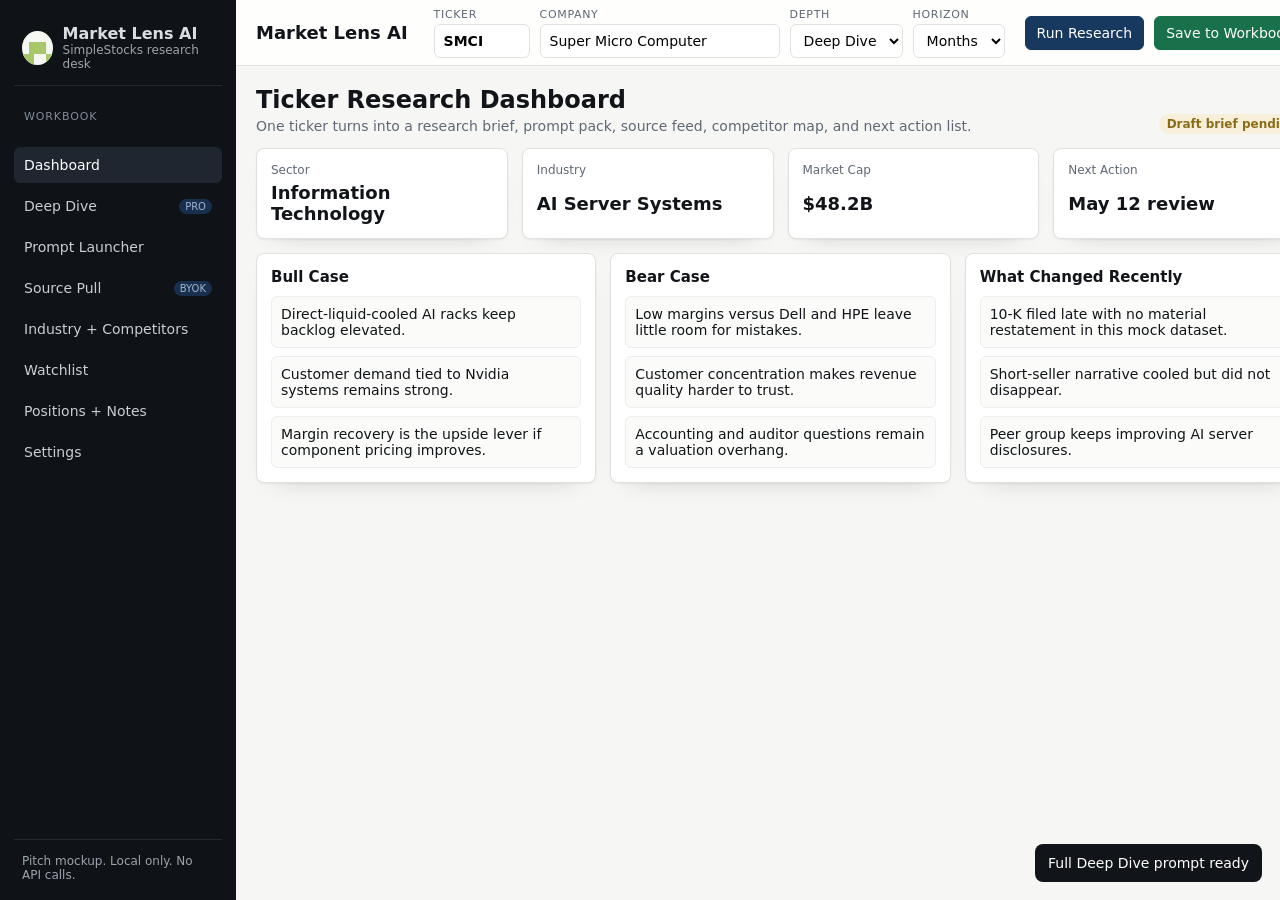
<file: AI/index.html>
<!doctype html>
<html lang="en">
<head>
  <meta charset="utf-8">
  <meta name="viewport" content="width=device-width, initial-scale=1">
  <title>Market Lens AI</title>
  <style>
    :root {
      --bg: #f6f7f4;
      --panel: #ffffff;
      --ink: #111418;
      --muted: #5f6874;
      --line: #dfe3df;
      --line2: #ecefec;
      --green: #19714b;
      --green2: #e9f3ed;
      --red: #b83a2f;
      --red2: #f6e8e5;
      --blue: #17395f;
      --blue2: #e8eef6;
      --gold: #8a6d17;
      --gold2: #f7efd9;
      --shadow: 0 1px 2px rgba(17,20,24,.05), 0 12px 26px -22px rgba(17,20,24,.35);
      --radius: 8px;
    }

    * { box-sizing: border-box; }
    body {
      margin: 0;
      background: var(--bg);
      color: var(--ink);
      font-family: Inter, ui-sans-serif, system-ui, -apple-system, BlinkMacSystemFont, "Segoe UI", sans-serif;
      font-size: 14px;
    }

    button, input, select, textarea { font: inherit; }
    button { cursor: pointer; }
    .app { display: grid; grid-template-columns: 236px 1fr; min-height: 100vh; }
    .sidebar { background: #0f1216; color: #d9dde2; padding: 18px 14px; display: flex; flex-direction: column; gap: 18px; }
    .brand { display: flex; align-items: center; gap: 10px; padding: 6px 8px 14px; border-bottom: 1px solid #222832; }
    .mark { width: 34px; height: 34px; border-radius: 50%; background: #f5f7f2; position: relative; overflow: hidden; }
    .mark:before, .mark:after { content: ""; position: absolute; width: 12px; height: 12px; background: #a8c76b; top: 11px; }
    .mark:before { left: 7px; }
    .mark:after { right: 7px; box-shadow: -12px 12px 0 #a8c76b, 12px 12px 0 #a8c76b; }
    .brand b { display: block; font-size: 16px; }
    .brand span { display: block; color: #9ca4ae; font-size: 12px; }
    .navlabel { color: #828b96; text-transform: uppercase; letter-spacing: .08em; font-size: 11px; padding: 6px 10px; }
    .nav { display: grid; gap: 5px; }
    .nav button {
      border: 0;
      border-radius: 6px;
      background: transparent;
      color: #c8ced5;
      padding: 10px;
      text-align: left;
      display: flex;
      justify-content: space-between;
      align-items: center;
    }
    .nav button.active { background: #1f2630; color: #fff; }
    .tag { font-size: 10px; color: #9fb5d1; background: #182f4d; padding: 2px 6px; border-radius: 999px; }
    .sidefoot { margin-top: auto; color: #9ca4ae; font-size: 12px; border-top: 1px solid #222832; padding: 14px 8px 0; }

    .main { display: grid; grid-template-rows: auto 1fr; min-width: 0; }
    .topbar {
      height: 66px;
      border-bottom: 1px solid var(--line);
      background: rgba(255,255,255,.82);
      backdrop-filter: blur(10px);
      display: flex;
      align-items: center;
      gap: 10px;
      padding: 10px 20px;
      position: sticky;
      top: 0;
      z-index: 2;
    }
    .topbar h1 { margin: 0 16px 0 0; font-size: 18px; white-space: nowrap; }
    .field { display: grid; gap: 3px; }
    .field label { font-size: 11px; color: var(--muted); text-transform: uppercase; letter-spacing: .06em; }
    .field input, .field select, .field textarea {
      border: 1px solid var(--line);
      background: #fff;
      border-radius: 6px;
      min-height: 34px;
      padding: 7px 9px;
      outline: none;
    }
    .ticker { width: 96px; text-transform: uppercase; font-weight: 700; }
    .company { width: 240px; }
    .grow { flex: 1; }
    .btn {
      border: 1px solid var(--line);
      background: #fff;
      color: var(--ink);
      border-radius: 6px;
      min-height: 34px;
      padding: 7px 11px;
      display: inline-flex;
      align-items: center;
      gap: 7px;
      white-space: nowrap;
      box-shadow: 0 1px 0 rgba(17,20,24,.03);
    }
    .btn.primary { background: var(--blue); border-color: var(--blue); color: #fff; }
    .btn.green { background: var(--green); border-color: var(--green); color: #fff; }
    .btn.small { min-height: 29px; padding: 5px 9px; font-size: 12px; }
    .content { padding: 20px; min-width: 0; }
    .pagehead { display: flex; justify-content: space-between; align-items: end; gap: 18px; margin-bottom: 14px; }
    .pagehead h2 { margin: 0; font-size: 24px; letter-spacing: 0; }
    .sub { color: var(--muted); margin-top: 4px; max-width: 850px; }

    .grid { display: grid; gap: 14px; }
    .cols2 { grid-template-columns: repeat(2, minmax(0, 1fr)); }
    .cols3 { grid-template-columns: repeat(3, minmax(0, 1fr)); }
    .cols4 { grid-template-columns: repeat(4, minmax(0, 1fr)); }
    .panel {
      background: var(--panel);
      border: 1px solid var(--line);
      border-radius: var(--radius);
      box-shadow: var(--shadow);
      min-width: 0;
    }
    .panel.pad { padding: 14px; }
    .panel h3 { margin: 0 0 10px; font-size: 15px; }
    .metric { display: grid; gap: 5px; }
    .metric span { color: var(--muted); font-size: 12px; }
    .metric b { font-size: 18px; }
    .pill { display: inline-flex; align-items: center; gap: 5px; padding: 3px 8px; border-radius: 999px; font-size: 12px; font-weight: 700; }
    .bull { color: var(--green); background: var(--green2); }
    .bear { color: var(--red); background: var(--red2); }
    .neutral { color: #555; background: #eeeeea; }
    .warn { color: var(--gold); background: var(--gold2); }
    table { width: 100%; border-collapse: collapse; }
    th, td { text-align: left; padding: 9px 10px; border-bottom: 1px solid var(--line2); vertical-align: top; }
    th { color: var(--muted); font-size: 11px; text-transform: uppercase; letter-spacing: .06em; background: #fbfcfa; }
    tr:last-child td { border-bottom: 0; }
    .list { display: grid; gap: 8px; margin: 0; padding: 0; list-style: none; }
    .list li { padding: 9px; background: #fbfcfa; border: 1px solid var(--line2); border-radius: 6px; }
    .brief { min-height: 150px; border: 1px solid var(--line); background: #fbfcfa; border-radius: 6px; padding: 12px; white-space: pre-wrap; line-height: 1.5; }
    .promptbox { width: 100%; min-height: 230px; resize: vertical; line-height: 1.45; }
    .toolbar { display: flex; gap: 8px; align-items: center; flex-wrap: wrap; }
    .tabsurface { display: none; }
    .tabsurface.active { display: block; }
    .split { display: grid; grid-template-columns: 380px 1fr; gap: 14px; }
    .checkgrid { display: grid; grid-template-columns: repeat(2, minmax(0,1fr)); gap: 8px; }
    .checkgrid label { display: flex; align-items: center; gap: 7px; background: #fbfcfa; border: 1px solid var(--line2); border-radius: 6px; padding: 8px; }
    .sourcecard { display: flex; justify-content: space-between; gap: 10px; align-items: center; padding: 10px; border: 1px solid var(--line2); border-radius: 6px; background: #fbfcfa; }
    .mono { font-family: ui-monospace, SFMono-Regular, Menlo, Consolas, monospace; }
    .toast { position: fixed; right: 18px; bottom: 18px; background: #111418; color: white; border-radius: 8px; padding: 11px 13px; opacity: 0; transform: translateY(8px); transition: .2s; z-index: 5; }
    .toast.show { opacity: 1; transform: translateY(0); }

    @media (max-width: 1050px) {
      .app { grid-template-columns: 1fr; }
      .sidebar { position: sticky; top: 0; z-index: 3; display: block; padding: 10px; }
      .brand, .sidefoot, .navlabel { display: none; }
      .nav { display: flex; overflow-x: auto; }
      .nav button { white-space: nowrap; }
      .topbar { flex-wrap: wrap; height: auto; }
      .content { padding: 14px; }
      .cols2, .cols3, .cols4, .split { grid-template-columns: 1fr; }
      .company { width: 180px; }
    }
  </style>
</head>
<body>
  <div class="app">
    <aside class="sidebar">
      <div class="brand">
        <div class="mark"></div>
        <div><b>Market Lens AI</b><span>SimpleStocks research desk</span></div>
      </div>
      <div class="navlabel">Workbook</div>
      <nav class="nav" id="nav">
        <button class="active" data-tab="dashboard">Dashboard</button>
        <button data-tab="deepdive">Deep Dive <span class="tag">PRO</span></button>
        <button data-tab="launcher">Prompt Launcher</button>
        <button data-tab="sources">Source Pull <span class="tag">BYOK</span></button>
        <button data-tab="industry">Industry + Competitors</button>
        <button data-tab="watchlist">Watchlist</button>
        <button data-tab="notes">Positions + Notes</button>
        <button data-tab="settings">Settings</button>
      </nav>
      <div class="sidefoot">Pitch mockup. Local only. No API calls.</div>
    </aside>

    <main class="main">
      <header class="topbar">
        <h1>Market Lens AI</h1>
        <div class="field"><label>Ticker</label><input class="ticker" id="ticker" value="SMCI"></div>
        <div class="field"><label>Company</label><input class="company" id="company" value="Super Micro Computer"></div>
        <div class="field"><label>Depth</label><select id="depth"><option>Quick</option><option>Standard</option><option selected>Deep Dive</option><option>Obsessive</option></select></div>
        <div class="field"><label>Horizon</label><select id="horizon"><option>Weeks</option><option selected>Months</option><option>Years</option></select></div>
        <div class="grow"></div>
        <button class="btn primary" id="runTop">Run Research</button>
        <button class="btn green" id="saveTop">Save to Workbook</button>
      </header>

      <section class="content">
        <div class="tabsurface active" id="dashboard">
          <div class="pagehead">
            <div>
              <h2>Ticker Research Dashboard</h2>
              <div class="sub">One ticker turns into a research brief, prompt pack, source feed, competitor map, and next action list.</div>
            </div>
            <span class="pill warn">Draft brief pending</span>
          </div>
          <div class="grid cols4">
            <div class="panel pad metric"><span>Sector</span><b>Information Technology</b></div>
            <div class="panel pad metric"><span>Industry</span><b>AI Server Systems</b></div>
            <div class="panel pad metric"><span>Market Cap</span><b>$48.2B</b></div>
            <div class="panel pad metric"><span>Next Action</span><b>May 12 review</b></div>
          </div>
          <div class="grid cols3" style="margin-top:14px">
            <div class="panel pad">
              <h3>Bull Case</h3>
              <ul class="list">
                <li>Direct-liquid-cooled AI racks keep backlog elevated.</li>
                <li>Customer demand tied to Nvidia systems remains strong.</li>
                <li>Margin recovery is the upside lever if component pricing improves.</li>
              </ul>
            </div>
            <div class="panel pad">
              <h3>Bear Case</h3>
              <ul class="list">
                <li>Low margins versus Dell and HPE leave little room for mistakes.</li>
                <li>Customer concentration makes revenue quality harder to trust.</li>
                <li>Accounting and auditor questions remain a valuation overhang.</li>
              </ul>
            </div>
            <div class="panel pad">
              <h3>What Changed Recently</h3>
              <ul class="list">
                <li>10-K filed late with no material restatement in this mock dataset.</li>
                <li>Short-seller narrative cooled but did not disappear.</li>
                <li>Peer group keeps improving AI server disclosures.</li>
              </ul>
            </div>
          </div>
        </div>

        <div class="tabsurface" id="deepdive">
          <div class="pagehead">
            <div>
              <h2>Deep Dive</h2>
              <div class="sub">Research notebook for the weird stuff: industry position, strongest bull, strongest bear, hidden risks, narrative shifts, and the final decision brief.</div>
            </div>
            <button class="btn primary" data-prompt="Full Deep Dive">Generate Full Brief</button>
          </div>
          <div class="split">
            <div class="panel pad">
              <h3>Research Controls</h3>
              <div class="grid">
                <div class="field"><label>Research question</label><textarea id="question" rows="4">Is this a real AI infrastructure winner or a low-margin hardware assembler riding the Nvidia wave?</textarea></div>
                <div class="field"><label>Investor type</label><select id="investor"><option>Conservative</option><option selected>Growth</option><option>Speculative</option><option>Income</option></select></div>
                <div class="toolbar">
                  <button class="btn small" data-prompt="Hidden Risks">Hidden Risks</button>
                  <button class="btn small" data-prompt="Biggest Bull">Biggest Bull</button>
                  <button class="btn small" data-prompt="Biggest Bear">Biggest Bear</button>
                  <button class="btn small" data-prompt="Debate">Build Debate</button>
                  <button class="btn small" data-prompt="Thesis Breaker">Thesis Breaker</button>
                </div>
              </div>
            </div>
            <div class="panel pad">
              <h3>Decision Brief Preview</h3>
              <div class="brief" id="brief">SMCI deep dive brief:

The company is positioned as a challenger in AI server systems. The key question is not whether demand exists. The key question is whether the company can convert demand into durable margins, clean accounting, and defensible customer relationships.

Most important follow-up:
1. Compare gross margin trend to Dell and HPE.
2. Check customer concentration language in filings.
3. Pull bearish articles and short reports, then separate old noise from current risk.
4. Track whether Nvidia allocation strengthens or weakens.</div>
            </div>
          </div>
          <div class="grid cols3" style="margin-top:14px">
            <div class="panel pad"><h3>Biggest Bull</h3><p>AI rack demand is real and SMCI has speed, supplier access, and a liquid-cooling edge.</p></div>
            <div class="panel pad"><h3>Biggest Bear</h3><p>The business may be structurally low-margin with accounting baggage and customer concentration.</p></div>
            <div class="panel pad"><h3>Weird / Overlooked</h3><p>Search for technical blogs, vendor notes, litigation, supplier concentration, related-party issues, and obscure filing language.</p></div>
          </div>
        </div>

        <div class="tabsurface" id="launcher">
          <div class="pagehead">
            <div>
              <h2>Prompt Launcher</h2>
              <div class="sub">Pick the task. The app builds the prompt with ticker, company, horizon, and research question. Copy it or open it in ChatGPT.</div>
            </div>
            <div class="toolbar">
              <button class="btn" id="copyPrompt">Copy Prompt</button>
              <button class="btn primary" id="openChatGPT">Open in ChatGPT</button>
            </div>
          </div>
          <div class="grid cols3">
            <div class="panel pad">
              <h3>Research Actions</h3>
              <div class="grid">
                <button class="btn" data-prompt="Full Deep Dive">Deep Dive</button>
                <button class="btn" data-prompt="Industry Map">Industry Map</button>
                <button class="btn" data-prompt="Competitor Ranking">Competitor Ranking</button>
                <button class="btn" data-prompt="Hidden Risks">Hidden Risks</button>
                <button class="btn" data-prompt="Biggest Bull">Biggest Bull</button>
                <button class="btn" data-prompt="Biggest Bear">Biggest Bear</button>
                <button class="btn" data-prompt="Debate">Bull vs Bear Debate</button>
                <button class="btn" data-prompt="Narrative Shift">Narrative Shift</button>
                <button class="btn" data-prompt="Final Decision Brief">Final Decision Brief</button>
              </div>
            </div>
            <div class="panel pad" style="grid-column:span 2">
              <h3>Generated Prompt</h3>
              <textarea class="promptbox" id="promptText"></textarea>
            </div>
          </div>
        </div>

        <div class="tabsurface" id="sources">
          <div class="pagehead">
            <div>
              <h2>Source Pull</h2>
              <div class="sub">Pull selected feeds into a ticker page. Free sources first. X/Twitter is designed as bring-your-own-key because official access is not clean/free.</div>
            </div>
            <button class="btn primary" id="pullNow">Pull Latest</button>
          </div>
          <div class="grid cols3">
            <div class="panel pad">
              <h3>Pull Setup</h3>
              <div class="grid">
                <div class="field"><label>Keyword filter</label><input id="keyword" value="AI servers accounting Nvidia"></div>
                <div class="field"><label>Source type</label><select><option>Yahoo Finance RSS</option><option>Google News RSS</option><option>Alpha Vantage News Sentiment</option><option>Custom RSS</option><option>X/Twitter BYOK</option></select></div>
                <div class="field"><label>Pull interval</label><select><option>Manual</option><option>5 minutes</option><option selected>10 minutes</option><option>15 minutes</option></select></div>
                <div class="field"><label>Handle or feed URL</label><input value="@zerohedge or https://finance.yahoo.com/rss/headline?s=SMCI"></div>
              </div>
            </div>
            <div class="panel pad">
              <h3>Tracked Sources</h3>
              <div class="grid">
                <div class="sourcecard"><b>Yahoo Finance</b><span class="pill bull">Active</span></div>
                <div class="sourcecard"><b>Google News RSS</b><span class="pill bull">Active</span></div>
                <div class="sourcecard"><b>Alpha Vantage</b><span class="pill warn">API key</span></div>
                <div class="sourcecard"><b>@zerohedge via X API</b><span class="pill warn">BYOK</span></div>
              </div>
            </div>
            <div class="panel pad">
              <h3>Saved Routing</h3>
              <ul class="list">
                <li>Save headline to ticker notes.</li>
                <li>Attach link to Deep Dive.</li>
                <li>Mark sentiment: bullish, bearish, neutral.</li>
                <li>Create next action if headline matters.</li>
              </ul>
            </div>
          </div>
          <div class="panel" style="margin-top:14px; overflow:auto">
            <table id="feedTable">
              <thead><tr><th>Time</th><th>Source</th><th>Ticker</th><th>Headline / Post</th><th>Sentiment</th><th>Why It Matters</th><th>Action</th></tr></thead>
              <tbody></tbody>
            </table>
          </div>
        </div>

        <div class="tabsurface" id="industry">
          <div class="pagehead">
            <div>
              <h2>Industry + Competitors</h2>
              <div class="sub">Show where the company ranks against peers by growth, margins, valuation, performance, and narrative strength.</div>
            </div>
          </div>
          <div class="grid cols4">
            <div class="panel pad metric"><span>Position</span><b>Challenger</b></div>
            <div class="panel pad metric"><span>Leader</span><b>Dell</b></div>
            <div class="panel pad metric"><span>Niche Player</span><b>HPE</b></div>
            <div class="panel pad metric"><span>Vulnerable</span><b>Lenovo</b></div>
          </div>
          <div class="panel" style="margin-top:14px; overflow:auto">
            <table>
              <thead><tr><th>Company</th><th>Ticker</th><th>Market Cap</th><th>Growth</th><th>Margins</th><th>Valuation</th><th>Strength vs This Ticker</th><th>Weakness vs This Ticker</th></tr></thead>
              <tbody>
                <tr><td>Dell Technologies</td><td>DELL</td><td>$108B</td><td>+23%</td><td>22.9%</td><td>15x FY26</td><td>Channel and financing arm</td><td>Slower liquid-cooling ramp</td></tr>
                <tr><td>HPE</td><td>HPE</td><td>$28B</td><td>+9%</td><td>33.1%</td><td>11x FY26</td><td>HPC heritage</td><td>Lower AI system share</td></tr>
                <tr><td>Lenovo</td><td>992.HK</td><td>$18B</td><td>+11%</td><td>17.4%</td><td>9x FY26</td><td>Cost and supply chain</td><td>Limited US federal access</td></tr>
                <tr><td>Foxconn</td><td>2317.TW</td><td>$84B</td><td>+19%</td><td>6.1%</td><td>12x FY26</td><td>ODM scale</td><td>Brand-less margin profile</td></tr>
              </tbody>
            </table>
          </div>
        </div>

        <div class="tabsurface" id="watchlist">
          <div class="pagehead"><div><h2>Watchlist</h2><div class="sub">Ticker, thesis, priority, next action, and notes saved to the workbook.</div></div><button class="btn primary">Add Ticker</button></div>
          <div class="panel" style="overflow:auto">
            <table>
              <thead><tr><th>Ticker</th><th>Company</th><th>Category</th><th>Reason Watching</th><th>Bias</th><th>Priority</th><th>Next Action</th><th>Notes</th></tr></thead>
              <tbody>
                <tr><td>SMCI</td><td>Super Micro</td><td>Deep dive</td><td>AI server demand vs accounting risk</td><td>Mixed</td><td>High</td><td>May 12</td><td>Compare to Dell margins.</td></tr>
                <tr><td>NVDA</td><td>NVIDIA</td><td>Core watch</td><td>AI capex leader</td><td>Bullish</td><td>High</td><td>Pre-earnings</td><td>Watch ASIC threat.</td></tr>
                <tr><td>AAPL</td><td>Apple</td><td>Long-term idea</td><td>Services + buyback</td><td>Neutral</td><td>Medium</td><td>Q3 earnings</td><td>EU risk matters.</td></tr>
              </tbody>
            </table>
          </div>
        </div>

        <div class="tabsurface" id="notes">
          <div class="pagehead"><div><h2>Positions + Notes</h2><div class="sub">Decision organizer. Not a signal engine.</div></div></div>
          <div class="grid cols2">
            <div class="panel pad">
              <h3>Position Note</h3>
              <div class="grid">
                <div class="field"><label>Position type</label><select><option>Watch only</option><option>Stock</option><option>ETF</option><option>Option</option><option>Spread</option></select></div>
                <div class="field"><label>Thesis</label><textarea rows="5">Waiting for evidence that backlog converts into clean revenue and better margins.</textarea></div>
                <div class="field"><label>Risk</label><textarea rows="4">Accounting overhang, customer concentration, low margin profile.</textarea></div>
                <button class="btn primary">Save Note</button>
              </div>
            </div>
            <div class="panel pad">
              <h3>Next Actions</h3>
              <ul class="list">
                <li><b>May 12:</b> Review auditor and filing notes.</li>
                <li><b>May 15:</b> Compare margins to Dell and HPE.</li>
                <li><b>May 20:</b> Pull fresh headlines and bearish commentary.</li>
              </ul>
            </div>
          </div>
        </div>

        <div class="tabsurface" id="settings">
          <div class="pagehead"><div><h2>Settings</h2><div class="sub">Pitch placeholders for the real build.</div></div></div>
          <div class="grid cols2">
            <div class="panel pad">
              <h3>Workbook Storage</h3>
              <div class="grid">
                <div class="field"><label>Google Sheet ID</label><input value="Paste Sheet ID later"></div>
                <div class="field"><label>Sheet tabs</label><input value="Research, DeepDive, Watchlist, Sources, Notes"></div>
              </div>
            </div>
            <div class="panel pad">
              <h3>API Keys</h3>
              <div class="grid">
                <div class="field"><label>Alpha Vantage</label><input value="Bring your own key"></div>
                <div class="field"><label>OpenAI / Claude</label><input value="Prompt launcher first, API later"></div>
                <div class="field"><label>X / Twitter</label><input value="Bring your own key"></div>
              </div>
            </div>
          </div>
        </div>
      </section>
    </main>
  </div>
  <div class="toast" id="toast"></div>

  <script>
    const prompts = {
      "Full Deep Dive": "Do a deep dive on {ticker} ({company}) for a {investor} investor with a {horizon} time horizon. Research the real business, industry structure, competitors, market rank, strongest bull case, strongest bear case, hidden risks, recent narrative shift, overlooked articles, and what would break the thesis. End with a clean decision brief: what matters, what is noise, what to watch next, and what would make me walk away. Research question: {question}",
      "Industry Map": "Map the industry for {ticker} ({company}). Identify direct competitors, indirect competitors, suppliers, customers, substitutes, and market structure. Rank {ticker} as leader, challenger, niche player, or vulnerable incumbent. Explain what it wins on and where it is weak.",
      "Competitor Ranking": "Compare {ticker} ({company}) to its top competitors using revenue growth, margins, market cap, valuation, balance sheet, stock performance, customer concentration, and narrative strength. Give me a ranked peer table and a plain-English conclusion.",
      "Hidden Risks": "Find overlooked, non-obvious, or under-discussed risks for {ticker} ({company}). Look for lawsuits, supplier issues, customer concentration, accounting concerns, insider activity, regulatory risk, short reports, niche industry coverage, and technical blogs. Summarize what matters and why investors may be missing it.",
      "Biggest Bull": "Find the strongest bullish argument for {ticker} ({company}). Identify who is making that argument, the evidence they use, the assumptions that must be true, and what would prove them wrong.",
      "Biggest Bear": "Find the strongest bearish argument for {ticker} ({company}). Identify who is making that argument, the evidence they use, the assumptions that must be true, and what would prove them wrong.",
      "Debate": "Create a debate between the strongest bull and strongest bear on {ticker} ({company}). Make both sides intelligent. No strawman arguments. End with the three facts that matter most.",
      "Thesis Breaker": "I am considering owning or watching {ticker} ({company}). Attack the thesis. Find the weakest assumptions, hidden risks, crowded beliefs, valuation problems, business risks, and possible catalysts that could break the story.",
      "Narrative Shift": "Summarize how the market narrative around {ticker} ({company}) changed over the last 3, 6, and 12 months. What used to matter? What matters now? What could matter next?",
      "Final Decision Brief": "Turn the research on {ticker} ({company}) into a clean market decision brief: what matters, what is noise, what I need to watch next, what would make me interested, and what would make me walk away."
    };

    const sampleFeed = [
      ["9:55 AM", "Yahoo Finance", "SMCI", "AI server makers trade higher after fresh liquid-cooling order chatter", "Bullish", "Supports demand story, but margins still need proof."],
      ["9:41 AM", "Google News", "SMCI", "Analysts compare SMCI, Dell, and HPE exposure to Nvidia GB200 racks", "Neutral", "Peer comparison belongs in competitor tab."],
      ["9:28 AM", "X / @zerohedge", "SMCI", "Server names active premarket as AI capex debate heats up", "Neutral", "Useful as narrative heat, not enough as evidence."],
      ["9:12 AM", "Alpha Vantage", "SMCI", "News sentiment flags accounting-risk article as high relevance", "Bearish", "Route to hidden-risk section for review."]
    ];

    function ctx() {
      return {
        ticker: document.getElementById("ticker").value.trim().toUpperCase() || "SMCI",
        company: document.getElementById("company").value.trim() || "the company",
        depth: document.getElementById("depth").value,
        horizon: document.getElementById("horizon").value.toLowerCase(),
        investor: (document.getElementById("investor") || { value: "growth" }).value.toLowerCase(),
        question: (document.getElementById("question") || { value: "" }).value.trim()
      };
    }

    function buildPrompt(kind) {
      const c = ctx();
      const text = (prompts[kind] || prompts["Full Deep Dive"])
        .replaceAll("{ticker}", c.ticker)
        .replaceAll("{company}", c.company)
        .replaceAll("{horizon}", c.horizon)
        .replaceAll("{investor}", c.investor)
        .replaceAll("{question}", c.question || "What should I know before putting money to work?");
      const box = document.getElementById("promptText");
      if (box) box.value = text;
      toast(kind + " prompt ready");
      return text;
    }

    function toast(msg) {
      const el = document.getElementById("toast");
      el.textContent = msg;
      el.classList.add("show");
      setTimeout(() => el.classList.remove("show"), 1800);
    }

    function drawFeed() {
      const tbody = document.querySelector("#feedTable tbody");
      if (!tbody) return;
      tbody.innerHTML = sampleFeed.map(row => {
        const cls = row[4] === "Bullish" ? "bull" : row[4] === "Bearish" ? "bear" : "neutral";
        return `<tr><td>${row[0]}</td><td>${row[1]}</td><td class="mono">${ctx().ticker}</td><td>${row[3]}</td><td><span class="pill ${cls}">${row[4]}</span></td><td>${row[5]}</td><td><button class="btn small">Save</button></td></tr>`;
      }).join("");
    }

    document.getElementById("nav").addEventListener("click", event => {
      const btn = event.target.closest("button[data-tab]");
      if (!btn) return;
      document.querySelectorAll(".nav button").forEach(b => b.classList.remove("active"));
      btn.classList.add("active");
      document.querySelectorAll(".tabsurface").forEach(t => t.classList.remove("active"));
      document.getElementById(btn.dataset.tab).classList.add("active");
    });

    document.addEventListener("click", event => {
      const promptBtn = event.target.closest("[data-prompt]");
      if (promptBtn) buildPrompt(promptBtn.dataset.prompt);
    });

    document.getElementById("copyPrompt").addEventListener("click", async () => {
      const text = document.getElementById("promptText").value || buildPrompt("Full Deep Dive");
      try { await navigator.clipboard.writeText(text); toast("Prompt copied"); }
      catch (_) { toast("Select the prompt text and copy"); }
    });

    document.getElementById("openChatGPT").addEventListener("click", () => {
      const text = document.getElementById("promptText").value || buildPrompt("Full Deep Dive");
      window.open("https://chatgpt.com/?q=" + encodeURIComponent(text), "_blank");
    });

    document.getElementById("runTop").addEventListener("click", () => {
      buildPrompt("Full Deep Dive");
      toast("Research mock run created");
    });
    document.getElementById("saveTop").addEventListener("click", () => toast("Saved to workbook mock"));
    document.getElementById("pullNow").addEventListener("click", () => { drawFeed(); toast("Latest source pull loaded"); });
    document.getElementById("ticker").addEventListener("input", drawFeed);
    buildPrompt("Full Deep Dive");
    drawFeed();
  </script>
</body>
</html>
</file>
